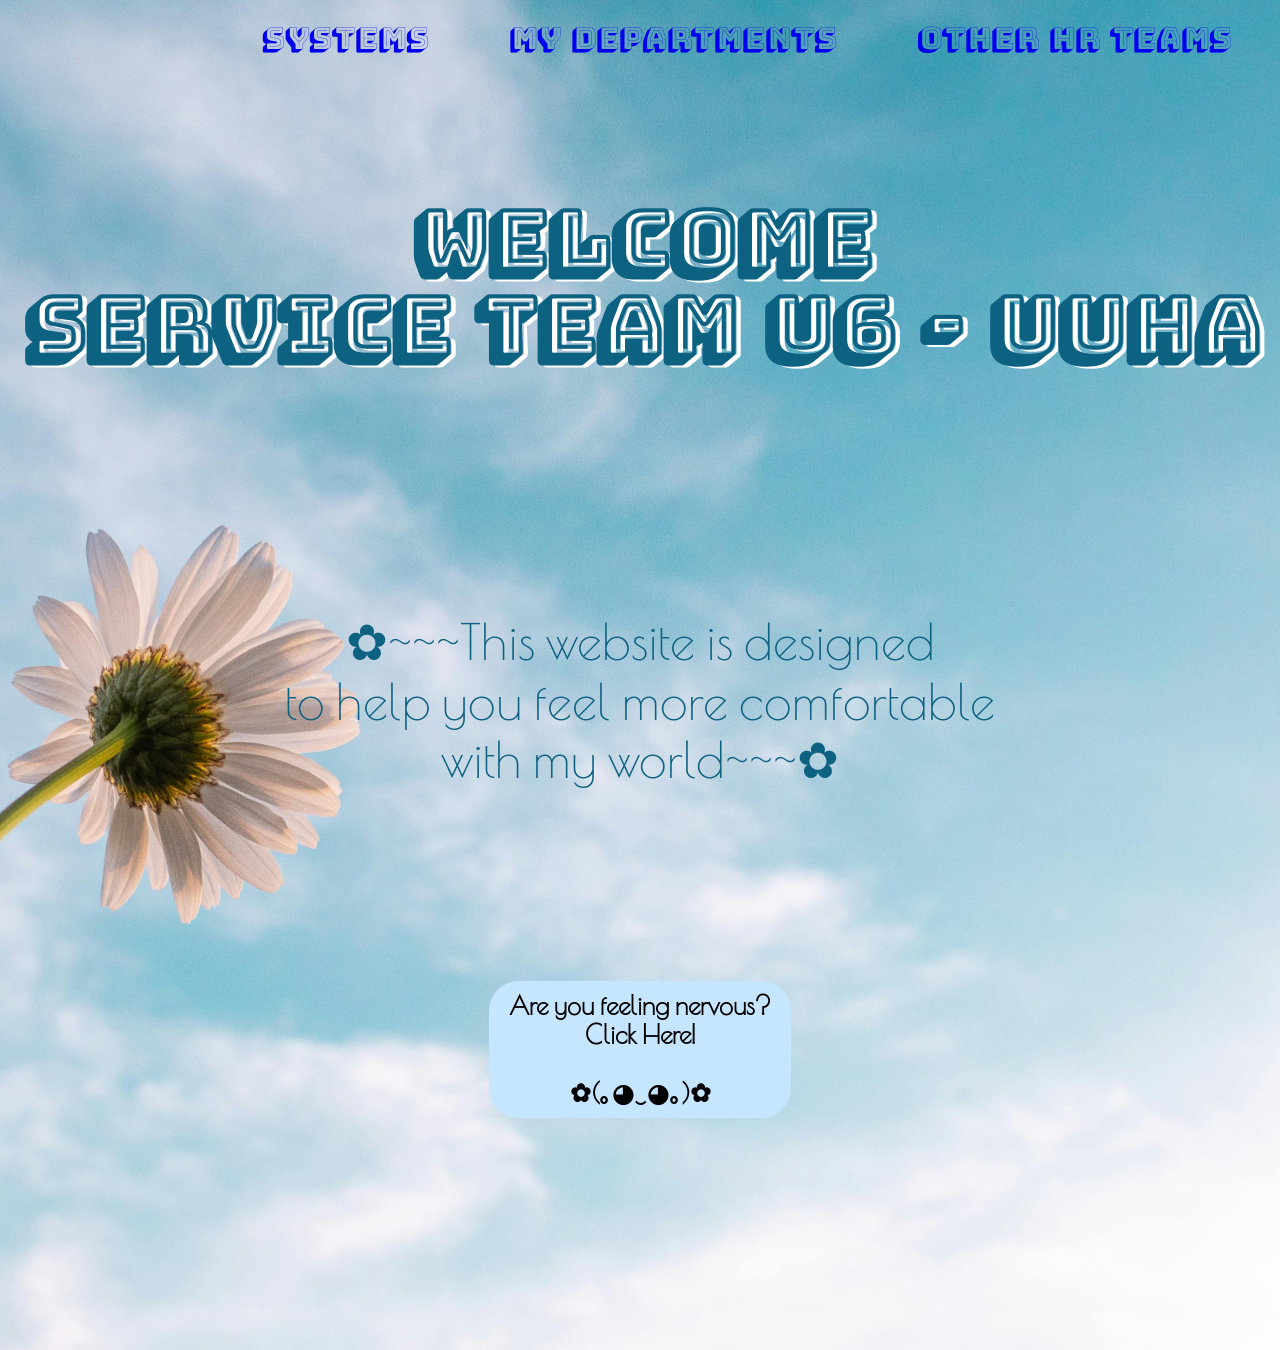
<file: index.html>
<!DOCTYPE html>
<html lang="en">
<head>
    <meta charset="UTF-8">
    <meta name="viewport" content="width=device-width, initial-scale=1.0">
    <title>Welcome to U6!</title>
    <!--to link path to folder do not forget the slash forward!!-->    
    <link rel="stylesheet" href="/Styles/landing.css">

</head>
<link rel="preconnect" href="https://fonts.googleapis.com">
<link rel="preconnect" href="https://fonts.gstatic.com" crossorigin>
<link href="https://fonts.googleapis.com/css2?family=Bungee+Shade&family=Patrick+Hand&family=Patrick+Hand+SC&family=Poiret+One&family=Sour+Gummy:ital,wght@0,100..900;1,100..900&family=Tenor+Sans&display=swap" rel="stylesheet">

<body class="background">
    <script src="/JavaScript/systems.js"></script>
    
    <!--if I wanted the link to open a new tab, I would have to do <a target="blank" href....></a> -->

    <ul class="bungee-shade-regular navigation">              
        <li> <a href="/HTML/other_hr_teams.html">Other HR Teams</a></li>
        <li> <a href="/HTML/my_depts.html">My Departments</a></li>
        <li> <a href="/HTML/systems.html">Systems</a></li>
    </ul>
    
    
    <div> 
        <h2 class="bungee-shade-regular welcome nerv padding1">Welcome</h2>
        <h2 class="bungee-shade-regular welcome nerv padding2">Service Team U6 - UUHA</h2> 
    </div>

    <div class="padding3">
        <h2 class="thisweb poiret-one-regular">✿~~~This website is designed <br> to help you feel more comfortable<br> with my world~~~✿<br><br>  </h2>
    </div>

    <!--this is how I did the button and the image https://www.geeksforgeeks.org/html/how-to-show-images-on-click-using-html/-->

    <div class="nerv">
        <button class="nervous" onclick="showImage()">Are you feeling nervous?<br>Click Here!<br><br>✿(｡◕‿◕｡)✿</button>
    </div>
    
    
</body>
</html>
</file>
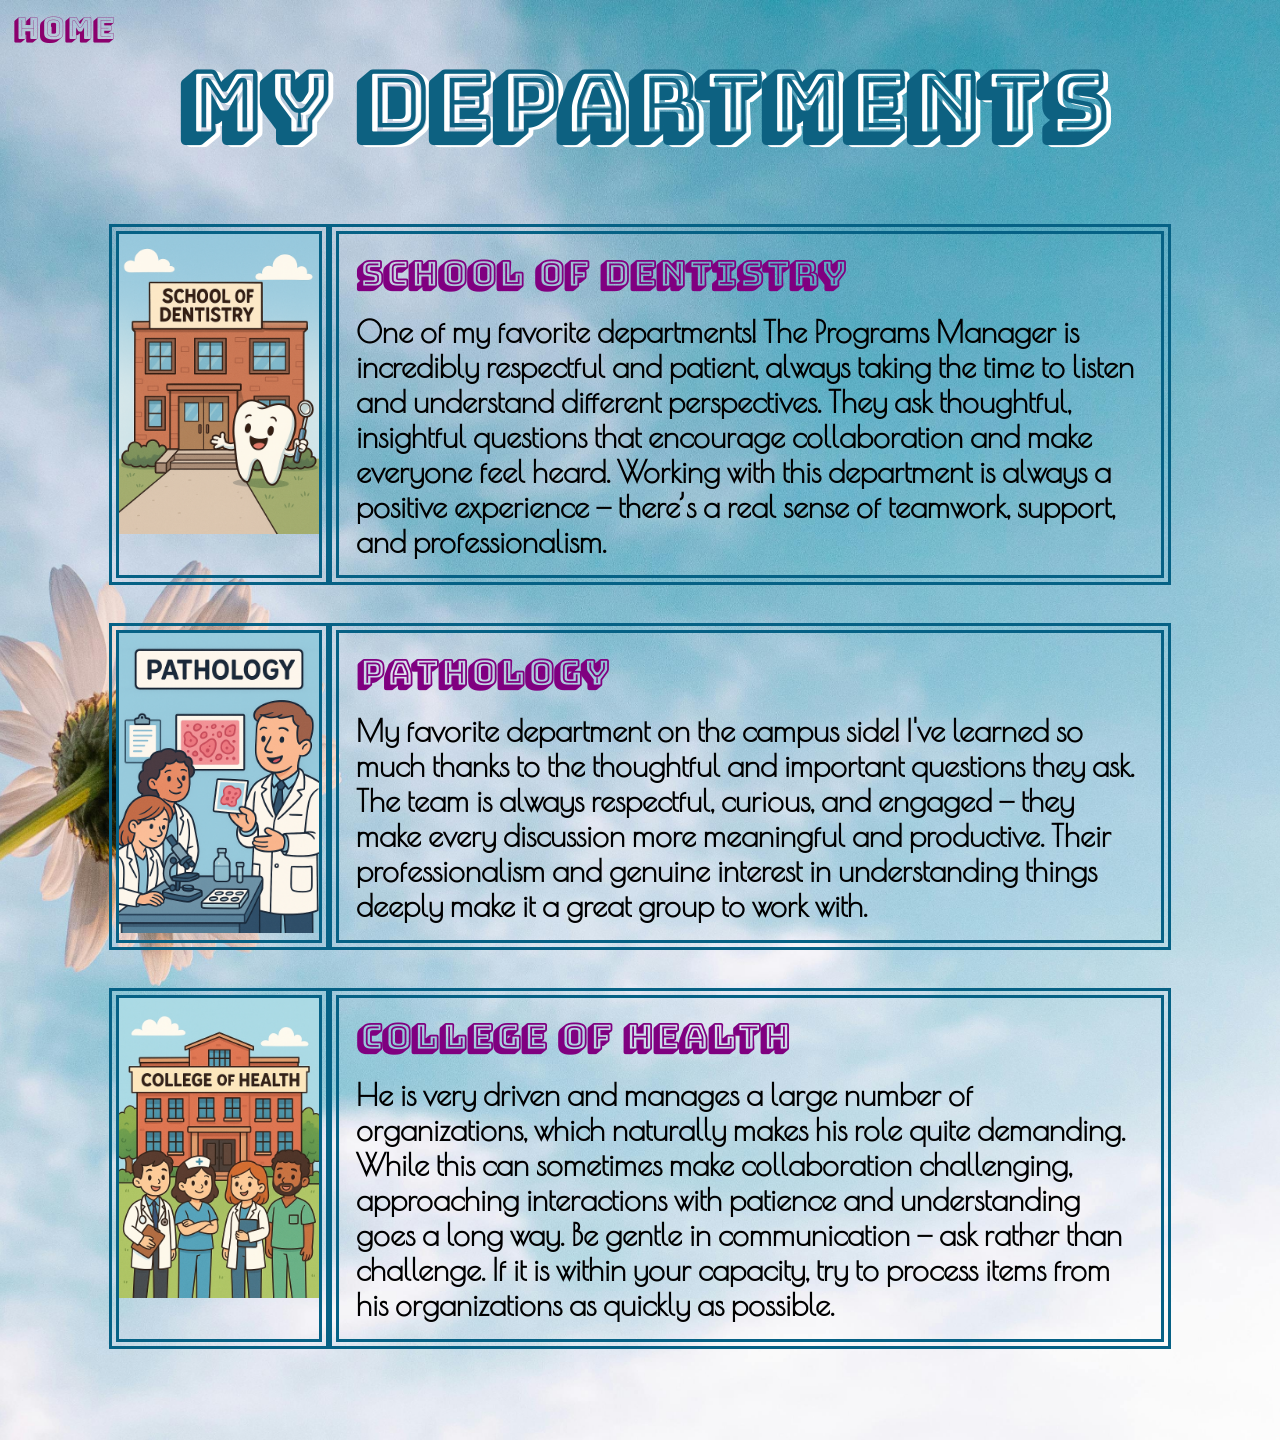
<file: HTML/my_depts.html>
<!DOCTYPE html>
<html lang="en">
<head>
    <meta charset="UTF-8">
    <meta name="viewport" content="width=device-width, initial-scale=1.0">
    <title>My Departments</title>
    <link rel="stylesheet" href="/Styles/my_depts.css">
   
</head>

<link rel="preconnect" href="https://fonts.googleapis.com">
<link rel="preconnect" href="https://fonts.gstatic.com" crossorigin>
<link href="https://fonts.googleapis.com/css2?family=Bungee+Shade&family=Patrick+Hand&family=Patrick+Hand+SC&family=Poiret+One&family=Sour+Gummy:ital,wght@0,100..900;1,100..900&family=Tenor+Sans&display=swap" rel="stylesheet">

    <a class= "home bungee-shade-regular" href="/index.html">Home</a>

<body class="background">

    <div>
        <h2 class="bungee-shade-regular mydept paddingdept">My Departments</h2>
    </div>

    <div>
        <div class="container1">
            <div class="element-one">
                <img class="image" src="/Images/ChatGPT Image Nov 8, 2025, 02_41_30 PM.png" alt="SOD" width="200">
            </div>

            <div class="element-two">
                <h1 class="bungee-shade-regular sod">School of Dentistry</h1>
                <p class="poiret-one-regular sod2">One of my favorite departments! The Programs Manager is incredibly respectful and patient, always taking the time to listen and understand different perspectives. They ask thoughtful, insightful questions that encourage collaboration and make everyone feel heard. Working with this department is always a positive experience — there’s a real sense of teamwork, support, and professionalism.</p>
            </div>
        </div>

        <div class="container2">
            <div class="element-one">
                <img class="image" src="/Images/pathology.png" alt="Pathology" width="200">
            </div>

            <div class="element-two">
                <h2 class="bungee-shade-regular pat"> Pathology</h2>
                <p class="poiret-one-regular pat2">My favorite department on the campus side! I've learned so much thanks to the thoughtful and important questions they ask. The team is always respectful, curious, and engaged — they make every discussion more meaningful and productive. Their professionalism and genuine interest in understanding things deeply make it a great group to work with.</p>
            </div>
        </div>

        <div class="container3">
            <div class="element-one">
                <img class="image" src="/Images/ChatGPT Image Nov 12, 2025, 07_10_43 PM.png" alt="COH" width="200">
            </div>

            <div class="element-two">
                <h2 class="bungee-shade-regular coh">College of Health</h2>
                <p class="poiret-one-regular coh2">He is very driven and manages a large number of organizations, which naturally makes his role quite demanding. While this can sometimes make collaboration challenging, approaching interactions with patience and understanding goes a long way. Be gentle in communication — ask rather than challenge. If it is within your capacity, try to process items from his organizations as quickly as possible.</p>
            </div>
        </div>

    </div>
    
</body>
</html>
</file>
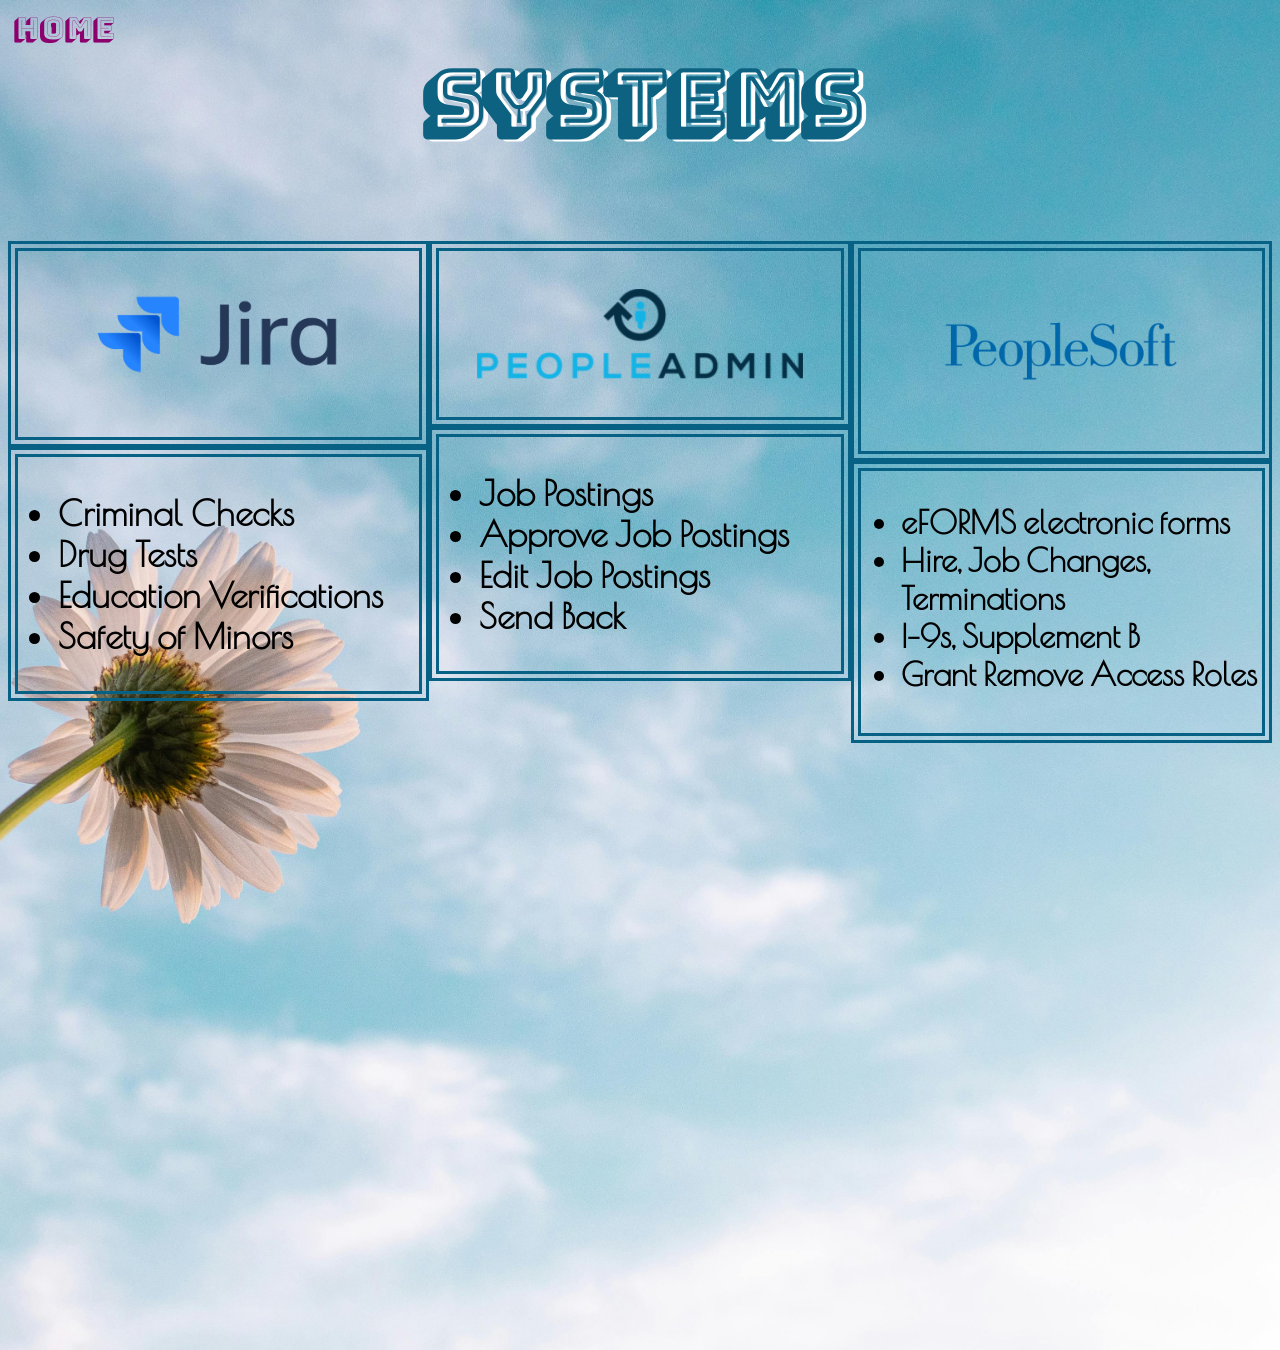
<file: HTML/systems.html>
<!DOCTYPE html>
<html lang="en">
<head>
    <meta charset="UTF-8">
    <meta name="viewport" content="width=device-width, initial-scale=1.0">
    <title>Systems</title>
    <link rel="stylesheet" href="/Styles/systems.css">
</head>

<link rel="preconnect" href="https://fonts.googleapis.com">
<link rel="preconnect" href="https://fonts.gstatic.com" crossorigin>
<link href="https://fonts.googleapis.com/css2?family=Bungee+Shade&family=Patrick+Hand&family=Patrick+Hand+SC&family=Poiret+One&family=Sour+Gummy:ital,wght@0,100..900;1,100..900&family=Tenor+Sans&display=swap" rel="stylesheet">

    <a class="home bungee-shade-regular" href="/index.html">Home</a>

<body class="background">

    <div> 
        <h2 class="bungee-shade-regular system paddingsystem">Systems</h2> 
    </div>
   
    <div class="row">

        <div class="column">
            <div class="element-one jira1">
            <img src="/Images/Atlassian-Logo-2010s1.png" alt="JIRA" width="250">
            </div>

            <div class="element-two">
                <ul class="poiret-one-regular jira">
                    <li>Criminal Checks</li>
                    <li>Drug Tests</li>
                    <li>Education Verifications</li>
                    <li>Safety of Minors</li>
                </ul>
            </div>
        </div>

        <div class="column">
            <div class="element-one pa1">
            <img src="/Images/PeopleAdmin-Logo-300x83.png" alt="peopleadm" width="350">
            </div>

            <div class="element-two">
                <ul class="poiret-one-regular pa">
                    <li>Job Postings</li>
                    <li>Approve Job Postings</li>
                    <li>Edit Job Postings</li>
                    <li>Send Back</li>    
                </ul>
            </div>
        </div>

        <div class="column">
            <div class="element-one ps1">
            <img src="/Images/PeopleSoft-Logo.wine.png" alt="peoplesoft" width="300">
            </div>

            <div class="element-two">
                <ul class="poiret-one-regular ps">
                    <li>eFORMS electronic forms</li>
                    <li>Hire, Job Changes, Terminations</li>
                    <li>I-9s, Supplement B</li>                
                    <li>Grant Remove Access Roles</li>
                </ul>
            </div>

        </div>            
        
    </div>

</body>
</html>
</file>
<file: Styles/landing.css>
body, html {
    height: 150%;
}

.background {
    background-image: url(/Images/flower_sky.jpg);
    height: 60%;
    /*center and scale*/
    background-position: center;
    background-repeat:repeat;
    background-size:cover;
   
}

/*Navigation Menu styling*/
ul {
list-style-type: none;
margin: 0%;
padding: 0%;
overflow: hidden;
}

ul li{
    float:inline-end;
}

ul li a{
    display: block;
    margin:0;
    padding: 10px 40px;
    text-decoration: none;
}

.navigation {
  font-size: 30px;
  color: rgb(139, 0, 109);
  font-weight: bolder;
}

a:visited {
  color: rgb(139, 0, 109);
  background-color: transparent;
  text-decoration:none;
  font-weight: bolder;
}

ul li a:hover {
  background-color: #c6e6ff;
  border-radius: 20px;
}

/* my fonts*/

.sour-gummy-title {
  font-family: "Sour Gummy", sans-serif;
  font-optical-sizing:auto;
  font-weight: 350;
  font-style: normal;
  font-variation-settings: "wdth" 60px;
}

.patrick-hand-regular {
  font-family: "Patrick Hand", cursive;
  font-weight: 400;
  font-style: normal;
}

.patrick-hand-allcaps {
  font-family: "Patrick Hand SC", cursive;
  font-weight: 400;
  font-style: normal;
}

.poiret-one-regular {
  font-family: "Poiret One", sans-serif;
  font-weight: 400;
  font-style: normal;
}

.tenor-sans-regular {
  font-family: "Tenor Sans", sans-serif;
  font-weight: 400;
  font-style: normal;
}
.bungee-shade-regular {
  font-family: "Bungee Shade", sans-serif;
  font-weight: 400;
  font-style: normal;
}

/* styling sections*/

.welcome {
  font-size: 80px;
  font-weight: bolder;
  color:#0d6181;
  text-shadow: 5px 2px white;
}

.thisweb {
  font-size: 50px;
  font-weight: 400;
  text-align: center;
  color: #0d6181;
}

.nerv {
  display: flex;
  justify-content: center;
}

.padding1 {
  height: 20px;
  margin-top: 120px;
}
.padding2 {
  height: 10px;
  padding-bottom: 200px;
}

.padding3 {
  height: 10px;
  padding-top: 20px;
  padding-bottom: 400px;
  display: flex;
  justify-content: center;
}

.nervous{
  font-family: "Poiret One", sans-serif;
  font-size: 25px;
  font-weight: bolder;
  background-color: #c6e6ff; 
  border-radius: 30px;
  border: none;
  padding: 10px 20px;
  cursor: pointer;
}

/*dog image styling */

.image-container {
  position: fixed;
  top: 50%;
  left: 50%;
  transform: translate(-50%, -50%);
  background-color: white;
  border: 1px solid #ccc;
  padding: 10px;
  box-shadow: 0 0 10px rgba(0, 0, 0, 0.2);
  z-index: 9999;
  max-width: 80%;
  max-height: 80%;
  overflow: auto;
  }

.image-container img {
  max-width: 100%;
  height: auto;
  }

.close-btn {
  position: absolute;
  top: 5px;
  right: 5px;
  background-color:#ccc;
  color: darkgrey
  border: none;
  padding: 5px 10px;
  cursor: pointer;
  }
</file>
<file: Styles/my_depts.css>
body, html {
    height: 160%;
}

.background {
    background-image: url(/Images/flower_sky.jpg);
    height: 60%;

    /*center and scale*/
    background-position: center;
    background-repeat: no-repeat;
    background-size: cover;
}

/* my fonts*/

.sour-gummy-title {
  font-family: "Sour Gummy", sans-serif;
  font-optical-sizing:auto;
  font-weight: 350;
  font-style: normal;
  font-variation-settings: "wdth" 60px;
}

.patrick-hand-regular {
  font-family: "Patrick Hand", cursive;
  font-weight: 400;
  font-style: normal;
}

.patrick-hand-allcaps {
  font-family: "Patrick Hand SC", cursive;
  font-weight: 400;
  font-style: normal;
}

.poiret-one-regular {
  font-family: "Poiret One", sans-serif;
  font-weight: 400;
  font-style: normal;
}
.tenor-sans-regular {
  font-family: "Tenor Sans", sans-serif;
  font-weight: 400;
  font-style: normal;
}
.bungee-shade-regular {
  font-family: "Bungee Shade", sans-serif;
  font-weight: 400;
  font-style: normal;
}

/*home button*/

.home {
    text-align: left;
    margin:0;
    padding: 5px 5px;
    text-decoration: none;
    font-size: 30px;
    color: rgb(139, 0, 109);
}

a:visited {
  color: rgb(139, 0, 109);
  background-color: transparent;
  text-decoration:none;
  font-weight: bolder;
}

.home:hover {
  background-color: #c6e6ff;
  border-radius: 20px;
}

/*Mydepartments title*/

.mydept {
  font-size: 85px;
  font-weight: bolder;
  color:#0d6181;
  text-shadow: 5px 2px white;
}

.paddingdept {
  display: flex;
  justify-content: center;
  margin-top: 0%;
  margin-bottom: 5%;
  padding: 0%;
}

/*boxes editing*/
.container1 {
    display: flex;
    margin: 2% 8% 3% 8%;
    justify-content: center;
}

.container2 {
    display: flex;
    margin: 2% 8% 3% 8%;
    justify-content: center;
}

.container3 {
    display: flex;
    margin: 2% 8% 3% 8%;
    justify-content: center;
}

.element-one, .element-two {
    background-color: transparent;
    border: 10px #066185;
    border-style: double;
    justify-content: center;

}

.sod {
    font-size: 35px;
    font-weight: bolder;
    color: purple;
    padding: 0%;
    margin: 2%;
}

.sod2 {
    font-size: 30px;
    color: black;
    font-weight: bolder;
    padding: 0%;
    margin: 2%;
}

.pat {
    font-size: 35px;
    font-weight: bolder;
    color: purple;
    padding: 0%;
    margin: 2%;
}

.pat2 {
    font-size: 30px;
    color: black;
    font-weight: bolder;
    padding: 0%;
    margin: 2%;
}

.coh {
    font-size: 35px;
    font-weight: bolder;
    color: purple;
    padding: 0%;
    margin: 2%;
}
.coh2 {
    font-size: 30px;
    color: black;
    font-weight: bolder;
    padding: 0%;
    margin: 2%;
}

.image {
  display: flex;
  object-fit: fill;
  
}
</file>
<file: Styles/systems.css>
body, html {
    height: 150%;
}

.background {
    background-image: url(/Images/flower_sky.jpg);
    height: 60%;

    /*center and scale*/
    background-position: center;
    background-repeat: no-repeat;
    background-size: cover;
}

/*home button*/

.home {
    text-align: left;
    margin:0;
    padding: 5px 5px;
    text-decoration: none;
    font-size: 30px;
    color: rgb(139, 0, 109);
}

a:visited {
  color: rgb(139, 0, 109);
  background-color: transparent;
  text-decoration:none;
  font-weight: bolder;
}

.home:hover {
  background-color: #c6e6ff;
  border-radius: 20px;
}

/* my fonts*/

.sour-gummy-title {
  font-family: "Sour Gummy", sans-serif;
  font-optical-sizing:auto;
  font-weight: 350;
  font-style: normal;
  font-variation-settings: "wdth" 60px;
}

.patrick-hand-regular {
  font-family: "Patrick Hand", cursive;
  font-weight: 400;
  font-style: normal;
}

.patrick-hand-allcaps {
  font-family: "Patrick Hand SC", cursive;
  font-weight: 400;
  font-style: normal;
}

.poiret-one-regular {
  font-family: "Poiret One", sans-serif;
  font-weight: 400;
  font-style: normal;
}
.tenor-sans-regular {
  font-family: "Tenor Sans", sans-serif;
  font-weight: 400;
  font-style: normal;
}
.bungee-shade-regular {
  font-family: "Bungee Shade", sans-serif;
  font-weight: 400;
  font-style: normal;
}
/*system*/

.system {
  font-size: 80px;
  font-weight: bolder;
  color:#0d6181;
  text-shadow: 5px 2px white;
}

.paddingsystem {
  height: 0px;
  display: flex;
  justify-content: center;
  margin-top: 0%;
}


.jira1 {
   display: flex;
   justify-content: center;
   align-items: center; 
   padding: 2%;   
}

.jira {
    font-size: 35px;
    font-weight: bolder;
}


.pa1{
    display: flex;
    justify-content: center;
    align-items: center;
    padding: 9%;
}

.pa {
    font-size: 35px;
    font-weight: bolder;
}

.ps1 {
    display: flex;
    justify-content: center;
    align-items: center;
    padding: 0%;
}

.ps {
    font-size: 32px;
    font-weight: bolder;
    padding-bottom: 2%;
}    


.element-one, .element-two {
    background-color: transparent;
    border: 10px solid #066185;
    border-style: double;
    justify-content: center;
}


* { box-sizing: border-box;

}

.column {
  float: left;
  width: 33.33%;
  margin-top: 10%;
}

/* Clear floats after the columns */
.row:after {
  content: "";
  display: table;
  clear:both;
}
</file>
